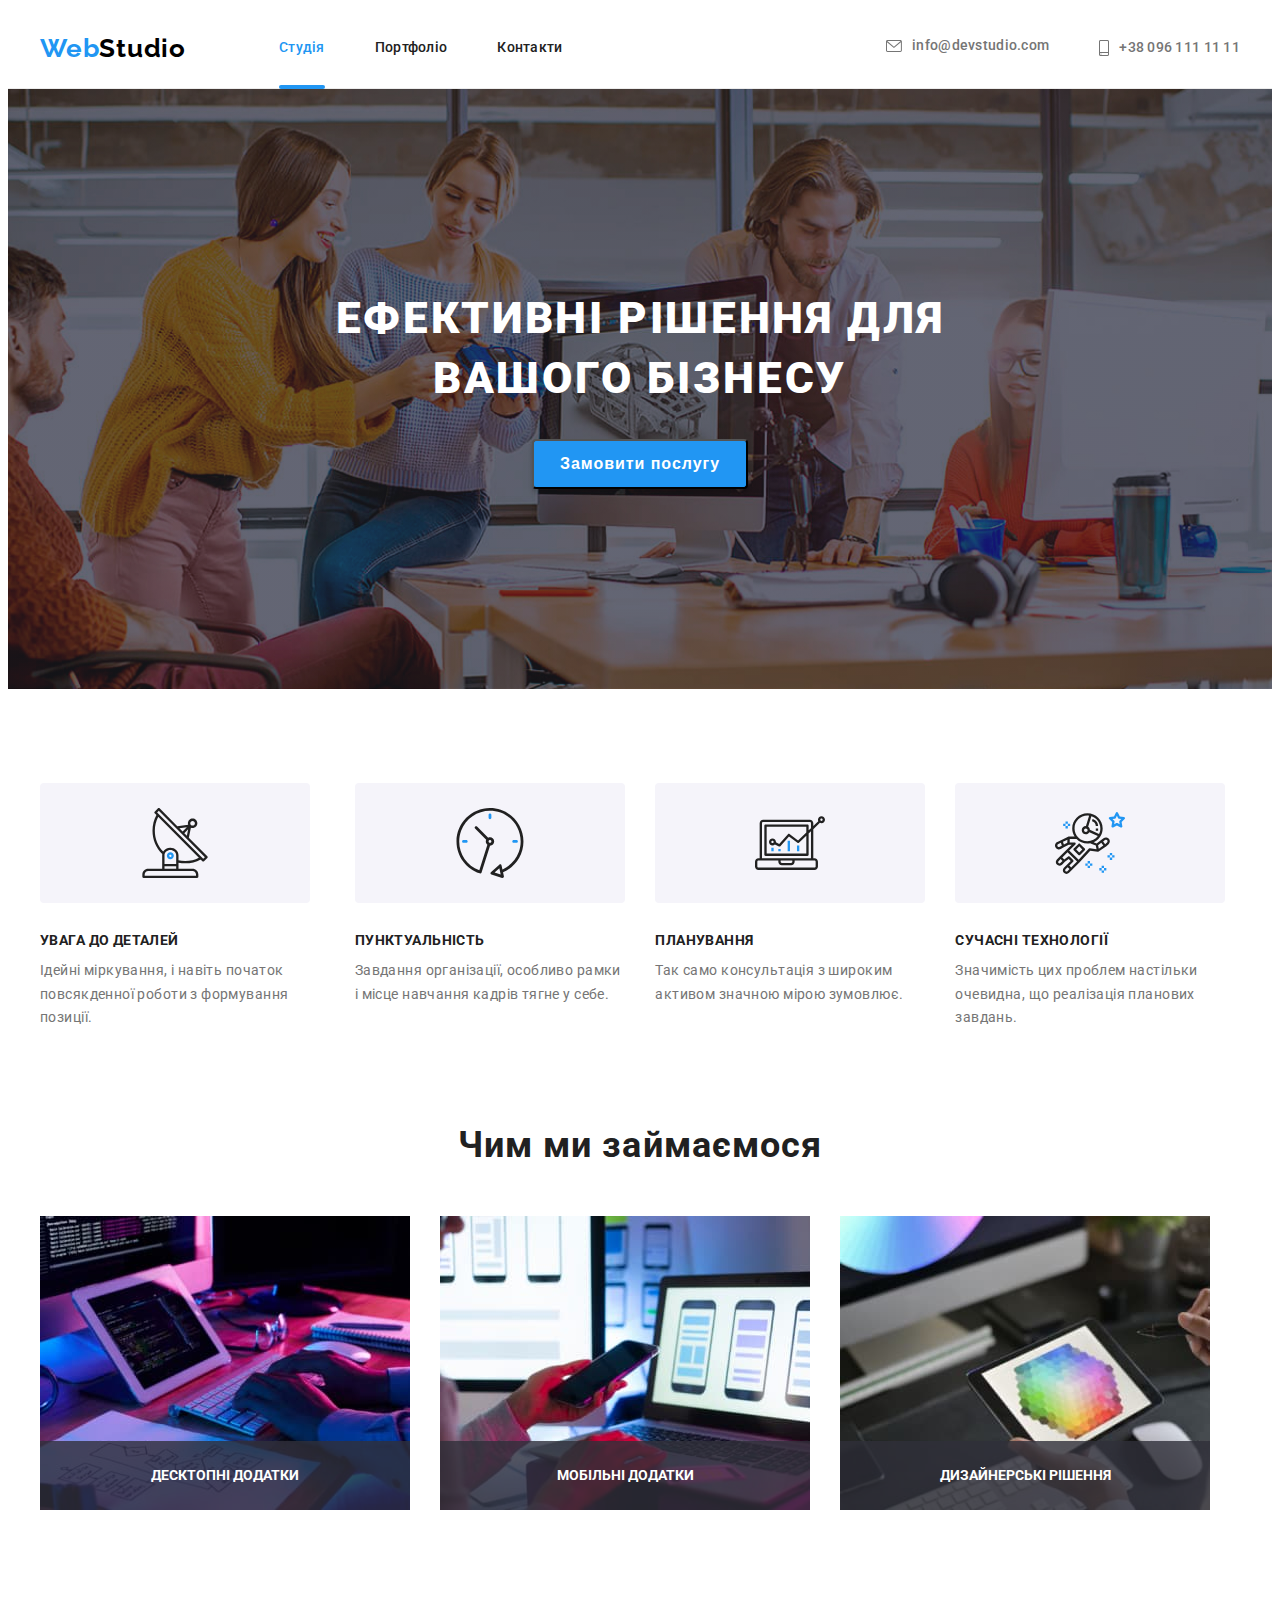
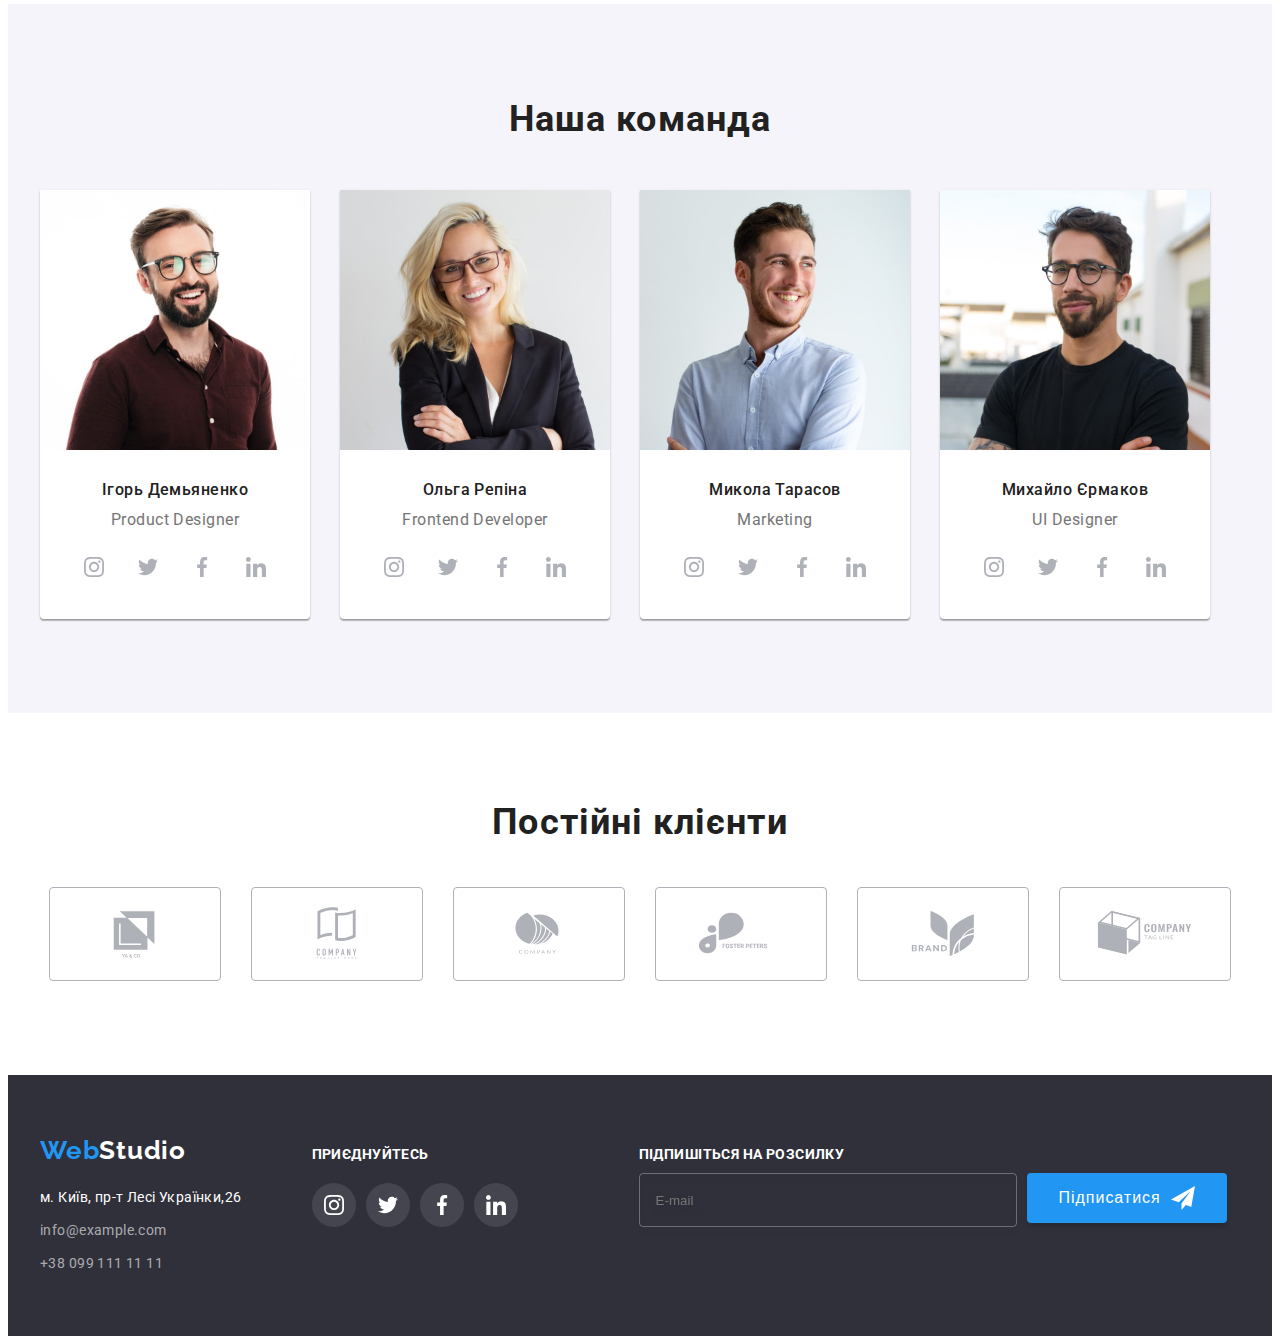
<file: index.html>
<!DOCTYPE html>
<html lang="en">
	<head>
		<meta charset="UTF-8" />
		<meta http-equiv="X-UA-Compatible" content="IE=edge" />
		<meta name="viewport" content="width=device-width, initial-scale=1.0" />
		<title>WebStudio</title>
		<link rel="stylesheet" href="https://cdnjs.cloudflare.com/ajax/libs/modern-normalize/1.1.0/modern-normalize.min.css" integrity="sha512-wpPYUAdjBVSE4KJnH1VR1HeZfpl1ub8YT/NKx4PuQ5NmX2tKuGu6U/JRp5y+Y8XG2tV+wKQpNHVUX03MfMFn9Q==" crossorigin="anonymous" referrerpolicy="no-referrer" />
		<link rel="stylesheet" href="./css/style.css" />
		<link rel="preconnect" href="https://fonts.googleapis.com" />
		<link rel="preconnect" href="https://fonts.gstatic.com" crossorigin />
		<link
			href="https://fonts.googleapis.com/css2?family=Raleway:wght@700&family=Roboto:wght@400;500;700;900&display=swap"
			rel="stylesheet"
		/>
	</head>
	<body>
		<header class="header">
			<div class="container header-container">
				<a href="./index.html" class="logo link">
					<span class="logo-web">Web</span>Studio
				</a>
					<nav class="header-nav">
						<ul class="header-list list">
							<li class="header-item"><a href="./index.html" class="header-link link current">Студія</a></li>
							<li class="header-item"><a href="./portfolio.html" class="header-link link ">Портфоліо</a></li>
							<li class="header-item"><a href="" class="header-link link">Контакти</a></li>
						</ul>
					</nav>
					<ul class="header-contact list">
						<li class="contact-mail"><a href="mailto:info@devstudio.com" class="header-mail link"><svg class="contact-icon" width="16px" height="12px"><use href="./img/icon-header.svg#icon-envelope"></use></svg>info@devstudio.com</a></li>
						<li class="contact-tel"><a href="tel:+380961111111" class="header-tel link"><svg class="contact-icon fone" width="10px" height="16px"><use href="./img/icon-header.svg#icon-smartphone"></use></svg>+38 096 111 11 11</a></li>
					</ul>
			</div>
		</header>
		<main>
			<!--hero-->
			<section class="hero section">
				<div class="container">
				<h1 class="hero-title">Ефективні рішення для вашого бізнесу</h1>
				<button type="button" class="hero-btn" data-modal-open>Замовити послугу</button>
				</div>
			</section>

			<section class="section pb-none">
				<!--hang-->
				<div class="container">
					<h2 class="visually-hidden">text</h2>
				<ul class="hang-list list">
					<li class="hang-item">
						<div class="hang-item-box">
							<svg class="hang-item-icon" width="70px" height="70px">
								<use href="./img/futeres-icon.svg#icon-antenna"></use>
							</svg>
						</div>
						<h3 class="hang-title">УВАГА ДО ДЕТАЛЕЙ</h3>
						<p class="hang-text">Ідейні міркування, і навіть початок повсякденної роботи з формування позиції.</p>
					</li>
					<li class="hang-item">
						<div class="hang-item-box">
							<svg class="hang-item-icon" width="70px" height="70px">
								<use href="./img/futeres-icon.svg#icon-clock"></use>
							</svg>
						</div>
						<h3 class="hang-title">ПУНКТУАЛЬНІСТЬ</h3>
						<p class="hang-text">Завдання організації, особливо рамки і місце навчання кадрів тягне у себе.</p>
					</li>
					<li class="hang-item">
						<div class="hang-item-box">
							<svg class="hang-item-icon" width="70px" height="70px">
								<use href="./img/futeres-icon.svg#icon-diagram"></use>
							</svg>
						</div>
						<h3 class="hang-title">ПЛАНУВАННЯ</h3>
						<p class="hang-text">Так само консультація з широким активом значною мірою зумовлює.</p>
					</li>
					<li class="hang-item">
						<div class="hang-item-box">
							<svg class="hang-item-icon" width="70px" height="70px">
								<use href="./img/futeres-icon.svg#icon-astronaut"></use>
							</svg>
						</div>
						<h3 class="hang-title">СУЧАСНІ ТЕХНОЛОГІЇ</h3>
						<p class="hang-text">Значимість цих проблем настільки очевидна, що реалізація планових завдань.</p>
					</li>
				</ul>
				</div>
			</section>
			<!--work-->
			<section class="work section">
				<div class="container">
				<h2 class="work-title">Чим ми займаємося</h2>
				<ul class="work-list list">
					<li class="work-item">
						<img src="./img/box1.jpg" alt="вэб дизайн" width="370" height="294" />
						<h3 class="work-img-titel">Десктопні додатки</h3>
					</li>
					<li class="work-item">
						<img src="./img/box2.jpg" alt="софт дизайн" width="370" height="294" />
					<h3 class="work-img-titel">Мобільні додатки</h3>
					</li>
					<li class="work-item">
						<img src="./img/box3.jpg" alt="палітра кольорів" width="370" height="294" />
					<h3 class="work-img-titel">Дизайнерські рішення</h3>
					</li>
				</ul>
				</div>
			</section>
			<!--team-->
			<section class="team section">
				<div class="container">
				<h2 class="team-title">Наша команда</h2>
				<ul class="team-list list">
					<li class="team-item">
						<img src="./img/photo_igor.jpg" alt="Ігорь Демьяненко" width="270" height="260" />
						<div class="team-item-box">
							<h3 class="team-item-title">Ігорь Демьяненко</h3>
							<p class="team-after-title">Product Designer</p>
							<ul class="team-soc list">
								<li class="team-soc-item"><a href="" class="team-soc-link link"><svg class="team-soc-icon" width="20px" height="20px">
									<use href="./img/icons.svg#icon-instagram"></use>
								</svg></a></li>
								<li class="team-soc-item"><a href="" class="team-soc-link link"><svg class="team-soc-icon" width="20px" height="20px">
									<use href="./img/icons.svg#icon-twitter"></use>
								</svg></a></li>
								<li class="team-soc-item"><a href="" class="team-soc-link link"><svg class="team-soc-icon" width="20px" height="20px">
									<use href="./img/icons.svg#icon-facebook"></use>
								</svg></a></li>
								<li class="team-soc-item"><a href="" class="team-soc-link link"><svg class="team-soc-icon" width="20px" height="20px">
									<use href="./img/icons.svg#icon-linkedin"></use>
								</svg></a></li>
							</ul>
						</div>
					</li>
					<li class="team-item">
						<img src="./img/photo_olga.jpg" alt="Ольга Репіна" width="270" height="260" />
						<div class="team-item-box">
						<h3 class="team-item-title">Ольга Репіна</h3>
						<p class="team-after-title">Frontend Developer</p>
						<ul class="team-soc list">
								<li class="team-soc-item"><a href="" class="team-soc-link link"><svg class="team-soc-icon" width="20px" height="20px">
									<use href="./img/icons.svg#icon-instagram"></use>
								</svg></a></li>
								<li class="team-soc-item"><a href="" class="team-soc-link link"><svg class="team-soc-icon" width="20px" height="20px">
									<use href="./img/icons.svg#icon-twitter"></use>
								</svg></a></li>
								<li class="team-soc-item"><a href="" class="team-soc-link link"><svg class="team-soc-icon" width="20px" height="20px">
									<use href="./img/icons.svg#icon-facebook"></use>
								</svg></a></li>
								<li class="team-soc-item"><a href="" class="team-soc-link link"><svg class="team-soc-icon" width="20px" height="20px">
									<use href="./img/icons.svg#icon-linkedin"></use>
								</svg></a></li>
							</ul>
						</div>
					</li>
					<li class="team-item">
						<img src="./img/photo_nikolai.jpg" alt="Микола Тарасов" width="270" height="260" />
						<div class="team-item-box">
						<h3 class="team-item-title">Микола Тарасов</h3>
						<p class="team-after-title">Marketing</p>
						<ul class="team-soc list">
								<li class="team-soc-item"><a href="" class="team-soc-link link"><svg class="team-soc-icon" width="20px" height="20px">
									<use href="./img/icons.svg#icon-instagram"></use>
								</svg></a></li>
								<li class="team-soc-item"><a href="" class="team-soc-link link"><svg class="team-soc-icon" width="20px" height="20px">
									<use href="./img/icons.svg#icon-twitter"></use>
								</svg></a></li>
								<li class="team-soc-item"><a href="" class="team-soc-link link"><svg class="team-soc-icon" width="20px" height="20px">
									<use href="./img/icons.svg#icon-facebook"></use>
								</svg></a></li>
								<li class="team-soc-item"><a href="" class="team-soc-link link"><svg class="team-soc-icon" width="20px" height="20px">
									<use href="./img/icons.svg#icon-linkedin"></use>
								</svg></a></li>
							</ul>
						</div>
					</li>
					<li class="team-item">
						<img src="./img/photo_mihail.jpg" alt="Михайло Єрмаков" width="270" height="260" />
						<div class="team-item-box">
						<h3 class="team-item-title">Михайло Єрмаков</h3>
						<p class="team-after-title">UI Designer</p>
						<ul class="team-soc list">
								<li class="team-soc-item"><a href="" class="team-soc-link link"><svg class="team-soc-icon" width="20px" height="20px">
									<use href="./img/icons.svg#icon-instagram"></use>
								</svg></a></li>
								<li class="team-soc-item"><a href="" class="team-soc-link link"><svg class="team-soc-icon" width="20px" height="20px">
									<use href="./img/icons.svg#icon-twitter"></use>
								</svg></a></li>
								<li class="team-soc-item"><a href="" class="team-soc-link link"><svg class="team-soc-icon" width="20px" height="20px">
									<use href="./img/icons.svg#icon-facebook"></use>
								</svg></a></li>
								<li class="team-soc-item"><a href="" class="team-soc-link link"><svg class="team-soc-icon" width="20px" height="20px">
									<use href="./img/icons.svg#icon-linkedin"></use>
								</svg></a></li>
							</ul>
						</div>
					</li>
				</ul>
				</div>
			</section>
				<!-- regular customer -->
		<section class="customer section">
			<div class="container">
			<h2 class="customer-title">Постійні клієнти</h2>
			<ul class="list customer-list">
				<li class="customer-item">
					<a href="" class="customer-link">
					<svg class="customer-icon" width="106px" height="60px">
						<use href="./img/client-icons.svg#icon-Logo-yaco"></use>
					</svg></a>
				</li>
				<li class="customer-item">
					<a href="" class="customer-link">
					<svg class="customer-icon" width="106px" height="60px">
						<use href="./img/client-icons.svg#icon-Logo-company"></use>
					</svg></a>
				</li>
				<li class="customer-item">
					<a href="" class="customer-link">
					<svg class="customer-icon" width="106px" height="60px">
						<use href="./img/client-icons.svg#icon-Logo-company-second"></use>
					</svg></a>
				</li>
				<li class="customer-item">
					<a href="" class="customer-link">
					<svg class="customer-icon" width="106px" height="60px">
						<use href="./img/client-icons.svg#icon-Logo-foster"></use>
					</svg></a>
				</li>
				<li class="customer-item">
					<a href="" class="customer-link">
					<svg class="customer-icon" width="106px" height="60px">
						<use href="./img/client-icons.svg#icon-Logo-brand"></use>
					</svg></a>
				</li>
				<li class="customer-item">
					<a href="" class="customer-link">
					<svg class="customer-icon" width="106px" height="60px">
						<use href="./img/client-icons.svg#icon-Logo-tagline"></use>
					</svg></a>
				</li>
			</ul>
			</div>
		</section>
		</main>
		<!--footer-->
		<footer class="footer">
			<div class="container footer-box">
				<div class="logo-box">
						<a href="./index.html" class="logo-foter link">
				<span class="logo-web">Web</span>Studio</a>
				<address class="contact-addres">
					<ul class="fotter-list list">
						<li class="footer-item"><a href="https://goo.gl/maps/eejTRm9JTU1azav69" class="address-maps link">м. Київ, пр-т Лесі Українки,26</a></li>
						<li class="footer-item"><a href="mailto:info@example.com" class="address-mail link">info@example.com</a></li>
						<li class="footer-item"><a href="tel:+380991111111" class="address-tel link">+38 099 111 11 11</a></li>
					</ul>
				</address>
				</div>
				<div class="join-in-box">
					<h2 class="join-in-title">ПРИЄДНУЙТЕСЬ</h2>
						<ul class="footer-soc list">
								<li class="footer-soc-item"><a href="" class="footer-soc-link link"><svg class="footer-soc-icon" width="20px" height="20px">
									<use href="./img/icons.svg#icon-instagram"></use>
								</svg></a></li>
								<li class="footer-soc-item"><a href="" class="footer-soc-link link"><svg class="footer-soc-icon" width="20px" height="20px">
									<use href="./img/icons.svg#icon-twitter"></use>
								</svg></a></li>
								<li class="footer-soc-item"><a href="" class="footer-soc-link link"><svg class="footer-soc-icon" width="20px" height="20px">
									<use href="./img/icons.svg#icon-facebook"></use>
								</svg></a></li>
								<li class="footer-soc-item"><a href="" class="footer-soc-link link"><svg class="footer-soc-icon" width="20px" height="20px">
									<use href="./img/icons.svg#icon-linkedin"></use>
								</svg></a></li>
						</ul>
				</div>
				<div class="sig-up-box">
				<h3 class="sign-up-title" >Підпишіться на розсилку</h3>
				<form>
						<div class="sign-up-wrap">
							<input 
							type="text"
							class="sign-up-text"
							name="sign-up-name"
							placeholder="E-mail"
							>
								<button type="submit" class="sign-up-btn">Підписатися<svg 	class="sign-up-icon" width="24px" height="24px">
								<use href="./img/icons.svg#icon-icon-send"></use>
								</svg>
								</button>
						</div>
				</form>
				</div>
			</div>
		</footer>
		<div class="backdrop is-hidden" data-modal>
			<div class="modal ">
			<button type="button" class="modal-close-buton" data-modal-close>
			<svg class="svg-close-modal" width="18px" height="18px">
				<use href="./img/modal-icons.svg#icon-close-black"></use>
			</svg>
			</button>
			<h3 class="modal-titel">Залиште свої дані, ми вам передзвонимо</h3>
		<form>
			<div class="input-field">
			<label for="user-name" class="input-label">Ім'я</label>
				<div class="modal-input-wrap">
				<input 
				type="text" 
				class="modal-input" 
				name="user-name" 
				required
				minlength="2"
				id="user-name">
				<svg class="input-icon" width="18" height="18">
					<use href="./img/modal-icons.svg#icon-person-black"></use>
				</svg>
				</div>
			</div>
			<div class="input-field">
			<label for="user-tel" class="input-label">Телефон</label>
			<div class="modal-input-wrap">
			<input 
				type="tel" 
				class="modal-input"
				name="user-tel"
				pattern="^+380\d{3}\d{2}\d{2}\d{2}$"
				minlength="13"
				maxlength="13"
				title=""
				required
				id="user-tel">
				<svg class="input-icon" width="18" height="18">
					<use href="./img/modal-icons.svg#icon-phone-black"></use>
				</svg>
				</div>
			</div>
			<div class="input-field">
			<label for="user-email" class="input-label">Пошта</label>
			<div class="modal-input-wrap">
			<input 
				type="email" 
				class="modal-input" 
				name="user-email"
				required
				id="user-email">
				<svg class="input-icon" width="18" height="18">
					<use href="./img/modal-icons.svg#icon-email-black"></use>
				</svg>
				</div>
			</div>
			<div class="input-field">
			<label for="user-coments" class="input-label">Коментар</label>
			<textarea 
			class="modal-coments"
			name="user-coments" 
			id="user-coments" 
			placeholder="Введіть текст"
			></textarea>
			</div>
			<div class="input-field">
				<input 
				type="checkbox" 
				class="check-policy visually-hidden" 
				id="check-policy" 
				name="policy"
				value="policy">
				<label 
				for="check-policy" 
				class="check-text">
					<span>
					<svg class="input-check" width="13px" height="10px">
						<use href="./img/modal-icons.svg#icon-Vector"></use>
					</svg>
				</span>Погоджуюся з розсилкою та приймаю <a href="/" class="policy-link link">Умови договору</a></label>
			</div>
			<button type="submit" class="modal-button">Відправити</button>
		</form>
			</div>
		</div>
		<script src="./js/modal.js"></script>
	</body>
</html>
</file>
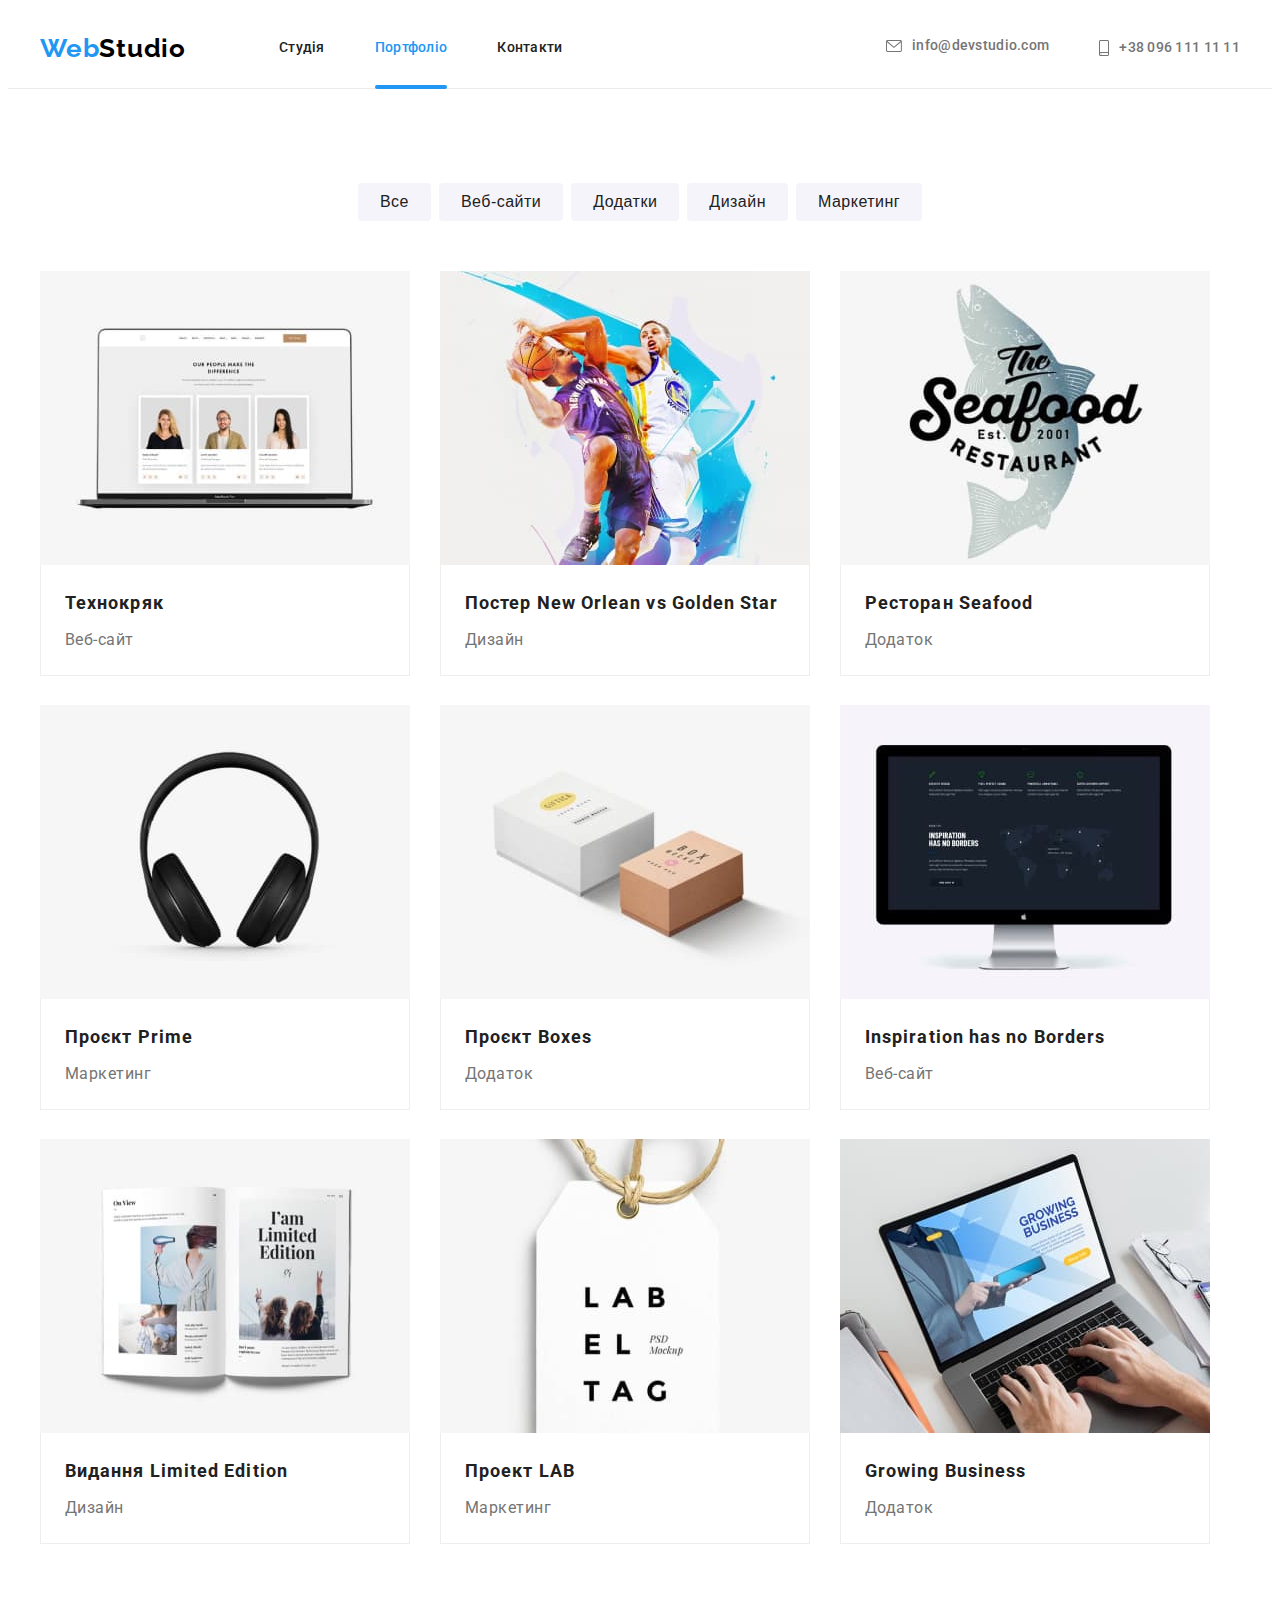
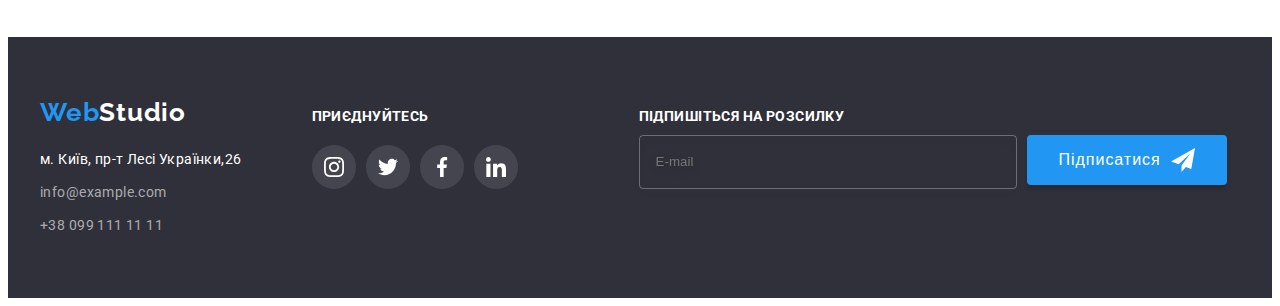
<file: portfolio.html>
<!DOCTYPE html>
<html lang="en">
	<head>
		<meta charset="UTF-8" />
		<meta http-equiv="X-UA-Compatible" content="IE=edge" />
		<meta name="viewport" content="width=device-width, initial-scale=1.0" />
		<title>Porfolio</title>
		<link rel="stylesheet" href="https://cdnjs.cloudflare.com/ajax/libs/modern-normalize/1.1.0/modern-normalize.min.css" integrity="sha512-wpPYUAdjBVSE4KJnH1VR1HeZfpl1ub8YT/NKx4PuQ5NmX2tKuGu6U/JRp5y+Y8XG2tV+wKQpNHVUX03MfMFn9Q==" crossorigin="anonymous" referrerpolicy="no-referrer" />
		<link rel="stylesheet" href="./css/style.css">
		<link rel="preconnect" href="https://fonts.googleapis.com">
		<link rel="preconnect" href="https://fonts.gstatic.com" crossorigin>
		<link href="https://fonts.googleapis.com/css2?family=Raleway:wght@700&family=Roboto:wght@400;500;700;900&display=swap" rel="stylesheet">
	</head>
	<body>
		<header class="header">
			<div class="container header-container">
				<a href="./index.html" class="logo link">
					<span class="logo-web">Web</span>Studio
				</a>
					<nav class="header-nav">
						<ul class="header-list list">
							<li class="header-item"><a href="./index.html" class="header-link link ">Студія</a></li>
							<li class="header-item"><a href="./portfolio.html" class="header-link link current">Портфоліо</a></li>
							<li class="header-item"><a href="" class="header-link link">Контакти</a></li>
						</ul>
					</nav>
					<ul class="header-contact list">
						<li class="contact-mail"><a href="mailto:info@devstudio.com" class="header-mail link"><svg class="contact-icon"width="16px" height="12px"><use href="./img/icon-header.svg#icon-envelope"></use></svg>info@devstudio.com</a></li>
						<li class="contact-tel"><a href="tel:+380961111111" class="header-tel link"><svg class="contact-icon fone"width="10px" height="16px"><use href="./img/icon-header.svg#icon-smartphone"></use></svg>+38 096 111 11 11</a></li>
					</ul>
			</div>
		</header>
		<main>
			<section class="projects-btn section">
				<div class="container">
				<ul class="projects-list-btn list">
					<li class="projects-item-btn"><button type="button" class="portfolio-btn">Все</button></li>
					<li class="projects-item-btn"><button type="button" class="portfolio-btn">Веб-сайти</button></li>
					<li class="projects-item-btn"><button type="button" class="portfolio-btn">Додатки</button></li>
					<li class="projects-item-btn"><button type="button" class="portfolio-btn">Дизайн</button></li>
					<li class="projects-item-btn"><button type="button" class="portfolio-btn">Маркетинг</button></li>
				</ul>
				<ul class="projects-list list">
					<li class="projects-item">
						<a href="" class="link projects-link">
						<div class="projects-text-wrap">
							<img src="./img/tehnokryak.jpg" alt="Веб-сайт Технокряк" width="370" height="294" />
						<p class="projects-text">Ресурс пропонує комплексні пропозиції з різним рівнем функціоналу та сервісів. Все це дозволить відвідувачу отримати вичерпні відомості про компанію чи приватну особу.</p>
						</div>
						<div class="projects-item-box">
						<h3 class="projects-title">Технокряк</h3>
						<p class="projects-after-title">Веб-сайт</p>
						</div>
						</a>
					</li>
					<li class="projects-item">
						<a href="" class="link projects-link">
							<div class="projects-text-wrap">
						<img src="./img/poster.jpg" alt="Постер 2 футболіста" width="370" height="294" />
						<p class="projects-text">Ресурс пропонує комплексні пропозиції з різним рівнем функціоналу та сервісів. Все це дозволить відвідувачу отримати вичерпні відомості про компанію чи приватну особу.</p>
							</div>
						<div class="projects-item-box">
						<h3 class="projects-title">Постер New Orlean vs Golden Star</h3>
						<p class="projects-after-title">Дизайн</p>
						</div>
						</a>
					</li>
					<li class="projects-item">
						<a href="" class="link projects-link">
							<div class="projects-text-wrap">
						<img src="./img/seefood.jpg" alt="ресторан морської їжі" width="370" height="294" />
						<p class="projects-text">Ресурс пропонує комплексні пропозиції з різним рівнем функціоналу та сервісів. Все це дозволить відвідувачу отримати вичерпні відомості про компанію чи приватну особу.</p>
							</div>
						<div class="projects-item-box">
						<h3 class="projects-title">Ресторан Seafood</h3>
						<p class="projects-after-title">Додаток</p>
						</div>
						</a>
					</li>
					<li class="projects-item">
						<a href="" class="link projects-link">
							<div class="projects-text-wrap">
						<img src="./img/prime.jpg" alt="навушники" width="370" height="294" />
						<p class="projects-text">Ресурс пропонує комплексні пропозиції з різним рівнем функціоналу та сервісів. Все це дозволить відвідувачу отримати вичерпні відомості про компанію чи приватну особу.</p>
							</div>
						<div class="projects-item-box">
						<h3 class="projects-title">Проєкт Prime</h2>
						<p class="projects-after-title">Маркетинг</p>
						</div>
						</a>
					</li>
					<li class="projects-item">
						<a href="" class="link projects-link">
							<div class="projects-text-wrap">
						<img src="./img/boxes.jpg" alt="2 коробки" width="370" height="294" />
						<p class="projects-text">Ресурс пропонує комплексні пропозиції з різним рівнем функціоналу та сервісів. Все це дозволить відвідувачу отримати вичерпні відомості про компанію чи приватну особу.</p>
							</div>
						<div class="projects-item-box">
						<h3 class="projects-title">Проєкт Boxes</h3>
						<p class="projects-after-title">Додаток</p>
						</div>
						</a>
					</li>
					<li class="projects-item">
						<a href="" class="link projects-link">
							<div class="projects-text-wrap">
						<img src="./img/inspiration.jpg" alt="монітор" width="370" height="294" />
						<p class="projects-text">Ресурс пропонує комплексні пропозиції з різним рівнем функціоналу та сервісів. Все це дозволить відвідувачу отримати вичерпні відомості про компанію чи приватну особу.</p>
							</div>
						<div class="projects-item-box">
						<h3 class="projects-title">Inspiration has no Borders</h3>
						<p class="projects-after-title">Веб-сайт</p>
						</div>
						</a>
					</li>
					<li class="projects-item">
						<a href="" class="link projects-link">
							<div class="projects-text-wrap">
						<img src="./img/limitededition.jpg" alt="книжка з картинками" width="370" height="294" />
						<p class="projects-text">Ресурс пропонує комплексні пропозиції з різним рівнем функціоналу та сервісів. Все це дозволить відвідувачу отримати вичерпні відомості про компанію чи приватну особу.</p>
							</div>
						<div class="projects-item-box">
						<h3 class="projects-title">Видання Limited Edition</h3>
						<p class="projects-after-title">Дизайн</p>
						</div>
						</a>
					</li>
					<li class="projects-item">
						<a href="" class="link projects-link">
							<div class="projects-text-wrap">
						<img src="./img/lab.jpg" alt="бірка" width="370" height="294" />
						<p class="projects-text">Ресурс пропонує комплексні пропозиції з різним рівнем функціоналу та сервісів. Все це дозволить відвідувачу отримати вичерпні відомості про компанію чи приватну особу.</p>
							</div>
						<div class="projects-item-box">
						<h3 class="projects-title">Проект LAB</h3>
						<p class="projects-after-title">Маркетинг</p>
						</div>
						</a>
					</li>
					<li class="projects-item">
						<a href="" class="link projects-link">
							<div class="projects-text-wrap">
						<img src="./img/growing.jpg" alt="ноутбук" width="370" height="294" />
						<p class="projects-text">Ресурс пропонує комплексні пропозиції з різним рівнем функціоналу та сервісів. Все це дозволить відвідувачу отримати вичерпні відомості про компанію чи приватну особу.</p>
							</div>
						<div class="projects-item-box">
						<h3 class="projects-title">Growing Business</h3>
						<p class="projects-after-title">Додаток</p>
						</div>
						</a>
					</li>
				</ul>
				</div>
			</section>
		</main>
		<footer class="footer">
			<div class="container footer-box">
				<div class="logo-box">
						<a href="./index.html" class="logo-foter link">
				<span class="logo-web">Web</span>Studio</a>
				<address class="contact-addres">
					<ul class="fotter-list list">
						<li class="footer-item"><a href="https://goo.gl/maps/eejTRm9JTU1azav69" class="address-maps link">м. Київ, пр-т Лесі Українки,26</a></li>
						<li class="footer-item"><a href="mailto:info@example.com" class="address-mail link">info@example.com</a></li>
						<li class="footer-item"><a href="tel:+380991111111" class="address-tel link">+38 099 111 11 11</a></li>
					</ul>
				</address>
				</div>
				<div class="join-in-box">
					<h2 class="join-in-title">ПРИЄДНУЙТЕСЬ</h2>
						<ul class="footer-soc list">
								<li class="footer-soc-item"><a href="" class="footer-soc-link link"><svg class="footer-soc-icon" width="20px" height="20px">
									<use href="./img/icons.svg#icon-instagram"></use>
								</svg></a></li>
								<li class="footer-soc-item"><a href="" class="footer-soc-link link"><svg class="footer-soc-icon" width="20px" height="20px">
									<use href="./img/icons.svg#icon-twitter"></use>
								</svg></a></li>
								<li class="footer-soc-item"><a href="" class="footer-soc-link link"><svg class="footer-soc-icon" width="20px" height="20px">
									<use href="./img/icons.svg#icon-facebook"></use>
								</svg></a></li>
								<li class="footer-soc-item"><a href="" class="footer-soc-link link"><svg class="footer-soc-icon" width="20px" height="20px">
									<use href="./img/icons.svg#icon-linkedin"></use>
								</svg></a></li>
						</ul>
				</div>
			<div class="sig-up-box">
				<h3 class="sign-up-title" >Підпишіться на розсилку</h3>
				<form>
					<div class="sign-up-field">
						<div class="sign-up-wrap">
							<input 
							type="text"
							class="sign-up-text"
							name="sign-up-name"
							placeholder="E-mail"
							>
							<div class="sign-up-btn-wrap">
								<button type="submit" class="sign-up-btn">Підписатися<svg 	class="sign-up-icon" width="24px" height="24px">
								<use href="./img/icons.svg#icon-icon-send"></use>
								</svg>
								</button>
							</div>
							
						</div>
						
					</div>
				</form>
				</div>
			</div>
		</footer>
	</body>
</html>
</file>
<file: css/style.css>
body {
	font-family: Roboto, sans-serif;
	color: #212121;
}
.list {
	list-style: none;
}
.link {
	text-decoration: none;
}
:root{
	--first-title-color:#212121;
	--second-title-color: #ffffff;
	--first-text-color: #757575;
	--second-text-color: #ffffff;
	--first-btn-color: #f5f4fa;
	--second-btn-color: #2196f3;
	--accent-color: #2196f3;
	--first-background-color: #2F303A;
	--second-backround-color: #f5f4fa;
	--icons-first-color: #AFB1B8;
	--icons-second-color: #ffffff;
	--backgroun-tranzition: background-color 250ms cubic-bezier(0.4, 0, 0.2, 1);
	--color-tranzition: color 250ms cubic-bezier(0.4, 0, 0.2, 1);
	--fill-tranzition: fill 250ms cubic-bezier(0.4, 0, 0.2, 1);
	--border-tranzition: border-color 250ms cubic-bezier(0.4, 0, 0.2, 1);
}

p, h1, h1, h3, h4, h5, h6 {
	margin: 0;
}

ol, ul {
	margin: 0;
	padding-left: 0;
}
img {
	display: block;
}
li {
	display: list-item;
}

/* width: ;
height: ; */
.section {
	padding: 94px 0;
}

.container {
	width: 1200px;
	margin-left: auto;
	margin-right: auto;
	padding-left: 15px;
	padding-right: 15px;
}
/* <!--verhnya liniya--> */

.header {
	border-bottom: 1px solid #ECECEC;
}

.logo-web {
	font-family: "Raleway";
	font-style: normal;
	font-weight: 700;
	font-size: 26px;
	line-height: 1.19;
	letter-spacing: 0.03em;
	color: var(--accent-color);
}
.logo {
	font-family: "Raleway";
	font-style: normal;
	font-weight: 700;
	font-size: 26px;
	line-height: 1.19;
	letter-spacing: 0.03em;
	color: #000000;
	margin-right: 93px;
	align-items: center;
}

.header-list {
	display: flex;
}
.header-item:not(:last-child) {
	margin-right: 50px;
}

.header-container {
	display: flex;
	align-items: center;}

.header-link {
	display: block;
	padding-top: 32px;
	padding-bottom: 32px;
	font-weight: 500;
	font-size: 14px;
	line-height: 1.14;
	letter-spacing: 0.02em;
	color: var(--first-title-color);
	transition: var(--color-tranzition);
}

.header-link:hover,
.header-link:focus {
	color: var(--accent-color);
}
.current {
	color: var(--accent-color);
	position: relative;
}
.current::after {
	position: absolute;
	content: '';
	width: 100%;
	height: 4px;
	background: var(--second-btn-color);
	border-radius: 2px;
	left: 0;
	bottom: -1px;
}

.contact-icon {
	margin-right: 10px;
	fill: currentColor;
}

.contact-mail {
	margin-right: 50px;
}
.header-contact {	
	display: flex;
	margin-left: auto;
}

.header-tel {
	font-weight: 500;
	font-size: 14px;
	line-height: 1.14;
	letter-spacing: 0.02em;
	color: var(--first-text-color);
	display: flex;
	align-items: center;
	transition: var(--color-tranzition);
}

.header-tel:hover,
.header-tel:focus {
	color: var(--accent-color);
}

.header-mail{
font-weight: 500;
font-size: 14px;
line-height: 1.14px;
letter-spacing: 0.02em;
color: var(--first-text-color);
display: flex;
align-items: center;
transition: var(--color-tranzition);

}
.header-mail:hover,
.header-mail:focus {
	color: var(--accent-color);
}

	/*<!--hero-->*/

.hero {
	max-width: 1600px;
	margin: 0 auto;
	background-color: var(--first-background-color);
	padding: 200px 0;
	background-image: linear-gradient(rgba(47, 48, 58, 0.4),rgba(47, 48, 58, 0.4)), url(../img/hero-bg.jpg);
	background-repeat: no-repeat;
	background-position: center;
}
.hero-title {
	margin: 0 auto 30px;
	max-width: 696px;
	font-weight: 900;
	font-size: 44px;
	line-height: 1.36;
	text-align: center;
	letter-spacing: 0.06em;
	text-transform: uppercase;
	color: var(--second-title-color);
}
.hero-btn {
	cursor: pointer;
	background-color: #2196f3;
	font-weight: 700;
	font-size: 16px;
	line-height: 1.87;
	display: flex;
	align-items: center;
	text-align: center;
	letter-spacing: 0.06em;
	color: var(--second-title-color);
	display: block;
	margin: 30px auto 0;
	min-width: 216px;
	height: 50px;
	background: #2196F3;
	box-shadow: 0px 4px 4px rgba(0, 0, 0, 0.15);
	border-radius: 4px;
	transition: var(--backgroun-tranzition);
}

.hero-btn:hover {
	background-color: #188CE8;
}
.hero-btn:focus {
	background-color: #188CE8;
}

.visually-hidden {
	position: absolute;
	white-space: nowrap;
	width: 1px;
	height: 1px;
	overflow: hidden;
	border: 0;
	padding: 0;
	clip: rect(0 0 0 0);
	clip-path: inset(50%);
	margin: -1px;
}

.pb-none {
	padding-bottom: 0;
}

/* hang */
.hang-item-box {
	width: 270px;
	height: 120px;
	border-radius: 4px;
	background-color: var(--second-backround-color);
	display: flex;
	align-items: center;
	justify-content: center;
}

.hang-list {
	display: flex;
	gap: 30px;
}

.hang-title {
	font-weight: 700;
	font-size: 14px;
	line-height: 1.14;
	letter-spacing: 0.03em;
	text-transform: uppercase;
	color: var(--first-title-color);
	margin-bottom: 10px;
	margin-top: 30px;
}
.hang-text {
	font-weight: 400;
	font-size: 14px;
	line-height: 1.71;
	letter-spacing: 0.03em;
	color: var(--first-text-color);
}
li.hang-item {
    min-width: 270px;
}
/*<!--work-->*/
.work-title {
	font-weight: 700;
	font-size: 36px;
	line-height: 1.17;
	letter-spacing: 0.03em;
	text-align: center;
	color: var(--first-title-color);
	margin-top: 0;
	margin-bottom: 50px;
}
.work-list {
	display: flex;
	gap: 30px;
}
.work-item {
	position: relative;
}

.work-img-titel {
	font-size: 14px;
	line-height: 1.14;
	text-align: center;
	text-transform: uppercase;
	color: var(--second-title-color);
	position: absolute;
	bottom: 0;
	padding: 27px 0;
	background: rgba(47, 48, 58, 0.8);
	width: 100%;
	margin: 0;
}

/*<!--team-->*/
.team-list {
	display: flex;
	gap: 30px;
}

.team{
	background-color: var(--second-backround-color);
}
.team-item {
	width: calc((100% - 90px)/4);
	width: 270px;
	background: #FFFFFF;
	box-shadow: 0px 1px 3px rgba(0, 0, 0, 0.12), 0px 1px 1px rgba(0, 0, 0, 0.14), 0px 2px 1px rgba(0, 0, 0, 0.2);
	border-radius: 0px 0px 4px 4px;
}
.team-title {
	font-weight: 700;
	font-size: 36px;
	line-height: 42px;
	letter-spacing: 0.03em;
	text-align: center;
	color: var(--first-title-color);
	margin: 0 auto 50px;
}
.team-item-title {
	font-weight: 500;
font-size: 16px;
line-height: 1.19;
text-align: center;
letter-spacing: 0.03em;
color: var(--first-title-color);
margin-bottom: 10px;
}
.team-after-title {
	font-weight: 400;
font-size: 16px;
line-height: 1.19;
letter-spacing: 0.03em;
text-align: center;
color: var(--first-text-color);
margin-bottom: 16px;
}
.team-item-box {
	padding: 30px 0;
}
.team-soc{ 
	display: flex;
	justify-content: center;
	gap: 10px;
}
.team-soc-link { 
	width: 44px;
	height: 44px;
	border-radius: 50%;
	background-color:transparent;
	display: flex; 
	align-items: center;
	justify-content: center;
	transition: var(--backgroun-tranzition);
}
.team-soc-icon {
	fill: var(--icons-first-color);
	transition: var(--fill-tranzition);
}
.team-soc-link:hover,
.team-soc-link:focus {
	background-color: var(--accent-color);
}

.team-soc-link:hover .team-soc-icon,
.team-soc-link:focus .team-soc-icon {
	fill: var(--icons-second-color);
}

/* <!-- regular customer --> */
.customer-title {
	font-weight: 700;
	font-size: 36px;
	line-height: 0.85;
	letter-spacing: 0.03em;
	text-align: center;
	color: var(--first-title-color);
	margin: 0 auto 50px;
}

.customer-list {
	display: flex;
	justify-content: center;
	gap: 30px;
}
.customer-link {
	width: 170px;
	height: 92px;
	background-color: transparent;
	display: flex; 
	align-items: center;
	justify-content: center;
	border: 1px solid #AFB1B8;
	border-radius: 4px;
	transition: var(--border-tranzition);
}
.customer-icon {
	display: flex;
	align-content: center;
	justify-content: center;
	fill: var(--icons-first-color);
	transition: var(--fill-tranzition);
}
.customer-link:hover,
.customer-link:focus {
	border-color: var(--second-btn-color);
}

.customer-link:hover .customer-icon,
.customer-link:focus .customer-icon {
	fill: var(--second-btn-color);
}


/*<!--footer-->*/
.footer {
	background-color: #2F303A;
	padding: 60px 0;
}
.logo-foter {
	font-family: "Raleway";
	font-style: normal;
	font-weight: 700;
	font-size: 26px;
	line-height: 1.19;
	letter-spacing: 0.03em;
	color: #FFFFFF;
}

.contact-addres {
	margin-top: 20px;
}

.footer-item:not(:last-child) {
	margin-bottom: 9px;
}
.address-maps {
	font-weight: 400;
	font-size: 14px;
	line-height: 1.71;
	letter-spacing: 0.03em;
	color: var(--second-title-color);
}
.address-mail {
	font-weight: 400;
	font-size: 14px;
	line-height: 1.71;
	letter-spacing: 0.03em;
	color: rgba(255, 255, 255, 0.6);
}
.address-tel{
	font-weight: 400;
	font-size: 14px;
	line-height: 1.71;
	letter-spacing: 0.03em;
	color: rgba(255, 255, 255, 0.6);
}
.contact-addres{font-style: normal;}

.footer-box {
	display: flex;
	align-items: baseline;
}
.join-in-box {
	display: block;
	margin-left: 70px;
}

.join-in-title {	
	font-size: 14px;
	line-height: 1.14;
	letter-spacing: 0.03em;
	text-transform: uppercase;
	color: var(--second-title-color);
	margin-bottom: 20px;
	margin-top: 0;
}
.footer-soc{ 
	display: flex;
	gap: 10px;
}
.footer-soc-link { 
	width: 44px;
	height: 44px;
	border-radius: 50%;
	background-image: linear-gradient(rgba(255, 255, 255, 0.1), rgba(255, 255, 255, 0.1));
	display: flex; 
	align-items: center;
	justify-content: center;
	transition: var(--backgroun-tranzition);
}
.footer-soc-icon {
	fill: var(--icons-second-color);
}
.footer-soc-link:hover,
.footer-soc-link:focus {
	background-color: var(--accent-color);
}

/*<!--projects portfolio-->*/
.portfolio-btn {
	cursor: pointer;
	background-color: var(--second-backround-color);
	font-weight: 500;
	font-size: 16px;
	line-height: 1.62;
	text-align: center;
	letter-spacing: 0.03em;
	color: var(--first-title-color);
	padding: 6px 22px;
	border-radius: 4px;
	border: none;
	transition: background-color 250ms cubic-bezier(0.4, 0, 0.2, 1), color 250ms cubic-bezier(0.4, 0, 0.2, 1), box-shadow 250ms cubic-bezier(0.4, 0, 0.2, 1);
}

.portfolio-btn:hover,
.portfolio-btn:focus {
	background-color: var(--second-btn-color);
	color: #FFFFFF;
	box-shadow: 0px 3px 1px rgba(0, 0, 0, 0.1), 0px 1px 2px rgba(0, 0, 0, 0.08), 0px 2px 2px rgba(0, 0, 0, 0.12);
}

.projects-link {
	transition: box-shadow 250ms cubic-bezier(0.4, 0, 0.2, 1);
}

.projects-link:hover,
.projects-link:focus {
	display: block;
	box-shadow: 0px 3px 1px rgba(0, 0, 0, 0.1), 0px 1px 2px rgba(0, 0, 0, 0.08), 0px 2px 2px rgba(0, 0, 0, 0.12);
}

.projects-title { 
	font-weight: 700;
	font-size: 18px;
	line-height: 2;
	letter-spacing: 0.06em;
	color: var(--first-title-color);
	margin-bottom: 4px;
}

.projects-after-title {
	font-weight: 400;
	font-size: 16px;
	line-height: 30px;
	letter-spacing: 0.03em;
	color: var(--first-text-color);
}

.projects-list-btn {
	display: flex;
	justify-content: center;
	gap: 8px;
	margin-bottom: 50px;
}

.projects-list {
	display: flex;
	flex-wrap: wrap;
	gap: 30px;
}
.projects-item {
	box-sizing: border-box;
	width: 370px;
	height: 404px;
}

.projects-item:hover .projects-text {
	transform: translateY(0);
}

.projects-item-box {
	padding: 20px 24px;
	background: #FFFFFF;
	border-right:  1px solid #EEEEEE;
	border-bottom: 1px solid #EEEEEE;
	border-left:  1px solid #EEEEEE;
}

.projects-text-wrap {
	position: relative;
	overflow: hidden;
}

.projects-text {
	font-weight: 400;
	font-size: 18px;
	line-height: 1.5;
	color: var(--second-text-color);
	position: absolute;
	top: 0;
	left: 0;
	height: 100%;
	padding: 63px 24px;
	background: rgba(33, 150, 243, 0.9);
	transform: translateY(101%);
	transition: 250ms cubic-bezier(0.4, 0, 0.2, 1);
	overflow: auto;
}

.backdrop {
	position: fixed;
	top: 0;
	height: 100%;
	width: 100%;
	background: rgba(0, 0, 0, 0.2);
	transition: opacity 250ms cubic-bezier(0.4, 0, 0.2, 1), visibility 250ms cubic-bezier(0.4, 0, 0.2, 1);
}
.backdrop.is-hidden .modal {
	transform: translate(-50%, 0) scale(0);
}

.modal {
	background-color: #ffffff;
	border-radius: 4px;
	width: 528px;
	min-height: 581px;
	box-shadow: 0px 1px 3px rgba(0, 0, 0, 0.12), 0px 1px 1px rgba(0, 0, 0, 0.14), 0px 2px 1px rgba(0, 0, 0, 0.2);
	position: absolute;
	padding: 40px;
	top: 50%;
	left: 50%;
	transform: translate(-50%, -50%) scale(1) rotate(0);
	transition: transform 250ms cubic-bezier(0.4, 0, 0.2, 1);
}

.modal-close-buton {
	position: absolute;
	right: 8px;
	top: 8px;
	width: 30px;
	height: 30px;
	border-radius: 50%;
	background: transparent;
	border: 1px solid rgba(0, 0, 0, 0.1);
	display: flex;
    align-items: center;
    justify-content: center;
	cursor: pointer;
}

.modal-close-buton:hover {
	fill: var(--accent-color);
	transition: var(--fill-tranzition);
}
.modal-close-buton:focus {
	fill: var(--accent-color);
	transition: var(--fill-tranzition);
}

.is-hidden {
	opacity: 0;
	visibility: hidden;
	pointer-events: none;
}

.modal-titel {
	font-size: 20px;
	line-height: 1.15;
	text-align: center;
	letter-spacing: 0.03em;
	color: #212121;
	margin-bottom: 12px;
}

.input-field {
	margin-bottom: 10px;
}

.modal-input {
	width: 100%;
	height: 40px;
	border: 1px solid rgba(33, 33, 33, 0.2);
	border-radius: 4px;
	padding-left: 40px;
	font-size: 16px;
	line-height: 1.88;
	letter-spacing: 0.01em;
	color: var(--first-title-color);
	transition: border 250ms cubic-bezier(0.4, 0, 0.2, 1);
}

.modal-input:valid {
	border-color: var(--accent-color);
}

.modal-input:invalid {
	border-color: rgba(78, 1, 1, 0.2);
}

.modal-input:focus {
	border: 1px solid var(--accent-color);
	outline: none;
	cursor: pointer;
	transition: border 250ms cubic-bezier(0.4, 0, 0.2, 1);
}

.modal-input-wrap {
	position: relative;
}

.input-icon {
	position: absolute;
	left: 12px;
	top: 50%;
	transform: translateY(-50%);
}

.modal-input:focus + .input-icon {
	fill: var(--accent-color);
	transition: fill 250ms cubic-bezier(0.4, 0, 0.2, 1);
}

.input-label {
	font-size: 12px;
	line-height: 1.15;
	letter-spacing: 0.01em;
	color: #757575;
	margin-bottom: 4px;
	display: block;
}

.modal-button {
	cursor: pointer;
	min-width: 200px;
	height: 50px;
	background: var(--accent-color);
	display: block;
	margin: 30px 124px 0;
	box-shadow: 0px 4px 4px rgba(0, 0, 0, 0.15);
	border-radius: 4px;
	border: none;
	padding: 10px 52px;
	font-size: 16px;
	line-height: 1.88;
	display: flex;
	align-items: center;
	text-align: center;
	letter-spacing: 0.06em;
	color: var(--second-text-color);
	transition: var(--backgroun-tranzition);
}

.modal-button:hover {
	background-color: #188CE8;
}
.modal-button:focus {
	background-color: #188CE8;
}

.modal-coments {
	width: 100%;
	height: 120px;
	border: 1px solid rgba(33, 33, 33, 0.2);
	border-radius: 4px;
	font-size: 12px;
	line-height: 1.15;
	letter-spacing: 0.01em;
	padding: 12px 16px;
	resize: none;
	transition: border 250ms cubic-bezier(0.4, 0, 0.2, 1);
}

.modal-coments:focus {
	border: 1px solid var(--accent-color);
	outline: none;
	cursor: pointer;
	transition: border 250ms cubic-bezier(0.4, 0, 0.2, 1);
}

.check-text span {
	width: 16px;
	height: 15px;
	border: 2px solid #000000;
	border-radius: 3px;
	margin-right: 8px;
	margin-left: 13px;
	display: flex;
	align-items: center;
	justify-content: center;
}

.check-policy:checked + .check-text span {
	background-color: var(--accent-color);
	border: none;
}

.check-policy:focus + .check-text span {
	border-color: var(--accent-color);
}

.check-policy:checked + .check-text .input-check{
	fill: #FFFFFF;
}

.check-text {
	font-size: 14px;
	line-height: 1.71;
	letter-spacing: 0.03em;
	color: var(--first-text-color);
	display: flex;
	align-items: center;
}

.input-check {
	fill: transparent;
}

.check-text span:focus {
	fill: var(--accent-color);
}

.policy-link {
	font-size: 14px;
	line-height: 1.71;
	letter-spacing: 0.03em;
	text-decoration-line: underline;
	color: var(--accent-color);
	margin-left: 3px;
}

.sig-up-box {
	margin-left: 121px;
}

.sign-up-wrap {
	display: flex;
	gap: 10px;
}

.sign-up-title {
	font-weight: 700;
	font-size: 14px;
	line-height: 1.14;
	letter-spacing: 0.03em;
	text-transform: uppercase;
	color: var(--second-text-color);
	align-items: center;
	margin-bottom: 10px;
}

.sign-up-text {
	position: relative;
	width: 358px;
	height: 50px;
	border: 1px solid rgba(255, 255, 255, 0.3);
	filter: drop-shadow(0px 4px 4px rgba(0, 0, 0, 0.15));
	border-radius: 4px;
	background-color: transparent;
	padding-left: 16px;
	color: rgba(255, 255, 255, 0.6)
}

.sign-up-text:focus {
	border: 1px solid var(--accent-color);
	outline: none;
	cursor: pointer;
	transition: border 250ms cubic-bezier(0.4, 0, 0.2, 1);
}

.sign-up-btn {
	cursor: pointer;
	min-width: 200px;
	height: 50px;
	background: var(--accent-color);
	margin: 0;
	box-shadow: 0px 4px 4px rgba(0, 0, 0, 0.15);
	border-radius: 4px;
	border: none;
	padding: 10px 28px 10px 28px;
	font-size: 16px;
	line-height: 1.88;
	letter-spacing: 0.06em;
	display: flex;
	align-items: center;
	justify-content: center;
	color: var(--second-text-color);
	transition: var(--backgroun-tranzition);
}

.sign-up-btn:hover,
.sign-up-btn:focus {
	background-color: #188CE8;
}

.sign-up-icon {
	display: flex;
	margin-left: 10px;
	fill: #FFFFFF;
}
</file>
